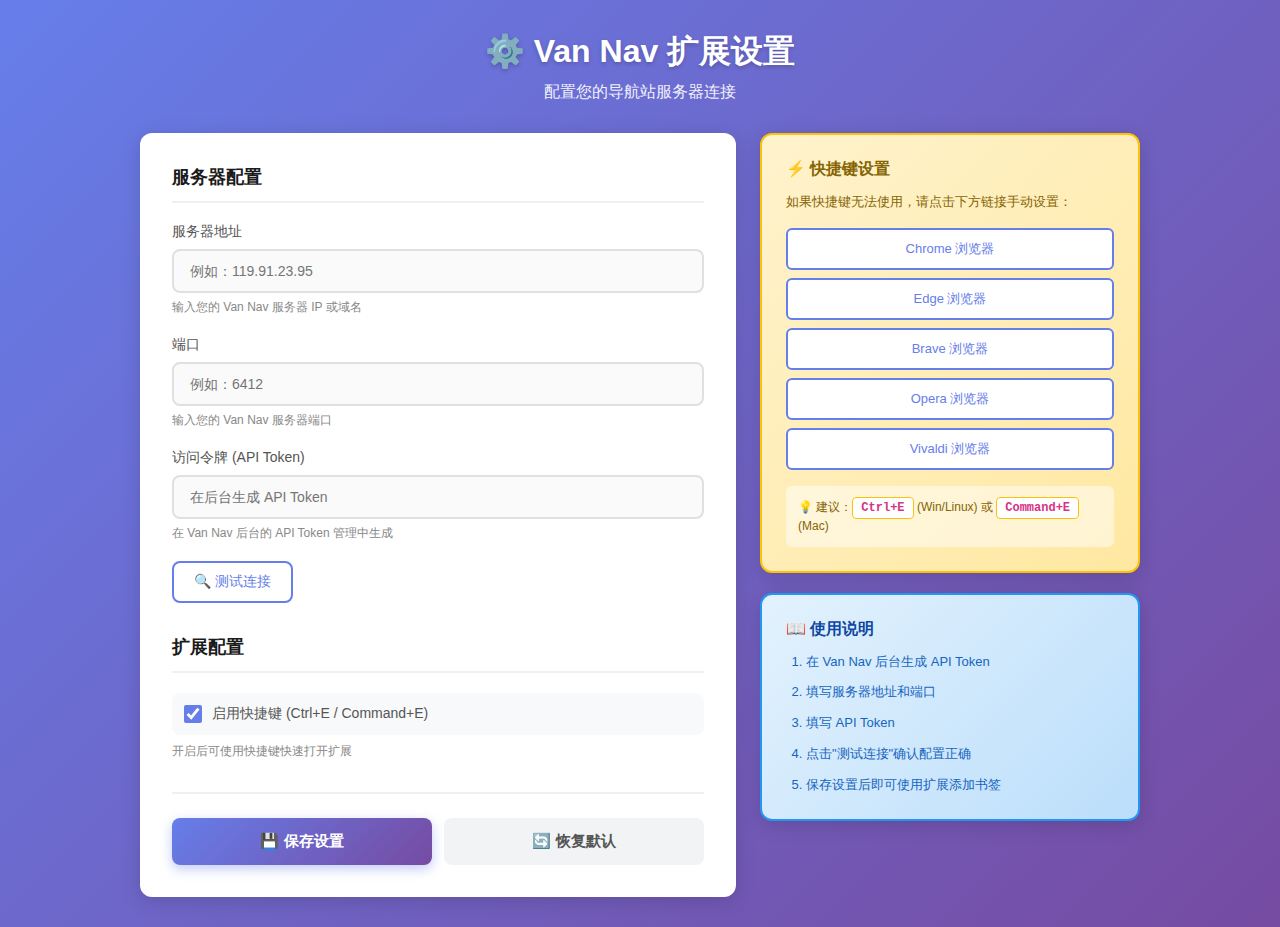
<file: van-nav-extension/options/options.html>
<!DOCTYPE html>
<html>
<head>
  <meta charset="UTF-8">
  <title>Van Nav 扩展设置</title>
  <link rel="stylesheet" href="options.css">
</head>
<body>
  <div class="page-header">
    <h1>⚙️ Van Nav 扩展设置</h1>
    <p class="subtitle">配置您的导航站服务器连接</p>
  </div>
  
  <div class="container">
    <!-- 左侧主表单区域 -->
    <div class="main-content">
      <form id="settingsForm">
        <div class="config-section">
          <h2 class="section-title">服务器配置</h2>
          
          <div class="form-group">
            <label>服务器地址</label>
            <input type="text" id="server" placeholder="例如：119.91.23.95" required>
            <small>输入您的 Van Nav 服务器 IP 或域名</small>
          </div>
          
          <div class="form-group">
            <label>端口</label>
            <input type="text" id="port" placeholder="例如：6412" required>
            <small>输入您的 Van Nav 服务器端口</small>
          </div>
          
          <div class="form-group">
            <label>访问令牌 (API Token)</label>
            <input type="password" id="token" placeholder="在后台生成 API Token">
            <small>在 Van Nav 后台的 API Token 管理中生成</small>
          </div>
          
          <div class="form-group test-group">
            <button type="button" id="testConnection" class="btn-test">🔍 测试连接</button>
            <span id="testResult"></span>
          </div>
        </div>
        
        <div class="config-section">
          <h2 class="section-title">扩展配置</h2>
          
          <div class="form-group shortcut-group">
            <label>
              <input type="checkbox" id="enableShortcut" checked>
              启用快捷键 (Ctrl+E / Command+E)
            </label>
            <small>开启后可使用快捷键快速打开扩展</small>
          </div>
        </div>
        
        <div class="form-actions">
          <button type="submit" class="btn-primary">💾 保存设置</button>
          <button type="button" id="resetBtn" class="btn-secondary">🔄 恢复默认</button>
        </div>
      </form>
      
      <div class="status" id="status"></div>
    </div>
    
    <!-- 右侧信息区域 -->
    <div class="sidebar">
      <!-- 快捷键设置提示 -->
      <div class="info-card shortcut-info">
        <h3 class="card-title">⚡ 快捷键设置</h3>
        <p class="card-desc">如果快捷键无法使用，请点击下方链接手动设置：</p>
        <ul class="browser-links">
          <li><a href="#" data-url="chrome://extensions/shortcuts" class="browser-link">Chrome 浏览器</a></li>
          <li><a href="#" data-url="edge://extensions/shortcuts" class="browser-link">Edge 浏览器</a></li>
          <li><a href="#" data-url="brave://extensions/shortcuts" class="browser-link">Brave 浏览器</a></li>
          <li><a href="#" data-url="opera://extensions/shortcuts" class="browser-link">Opera 浏览器</a></li>
          <li><a href="#" data-url="vivaldi://extensions/shortcuts" class="browser-link">Vivaldi 浏览器</a></li>
        </ul>
        <p class="card-note">💡 建议：<code>Ctrl+E</code> (Win/Linux) 或 <code>Command+E</code> (Mac)</p>
      </div>
      
      <!-- 使用说明 -->
      <div class="info-card help-card">
        <h3 class="card-title">📖 使用说明</h3>
        <ol class="help-steps">
          <li>在 Van Nav 后台生成 API Token</li>
          <li>填写服务器地址和端口</li>
          <li>填写 API Token</li>
          <li>点击"测试连接"确认配置正确</li>
          <li>保存设置后即可使用扩展添加书签</li>
        </ol>
      </div>
    </div>
  </div>
  
  <script src="../utils/storage.js"></script>
  <script src="options.js"></script>
</body>
</html>
</file>
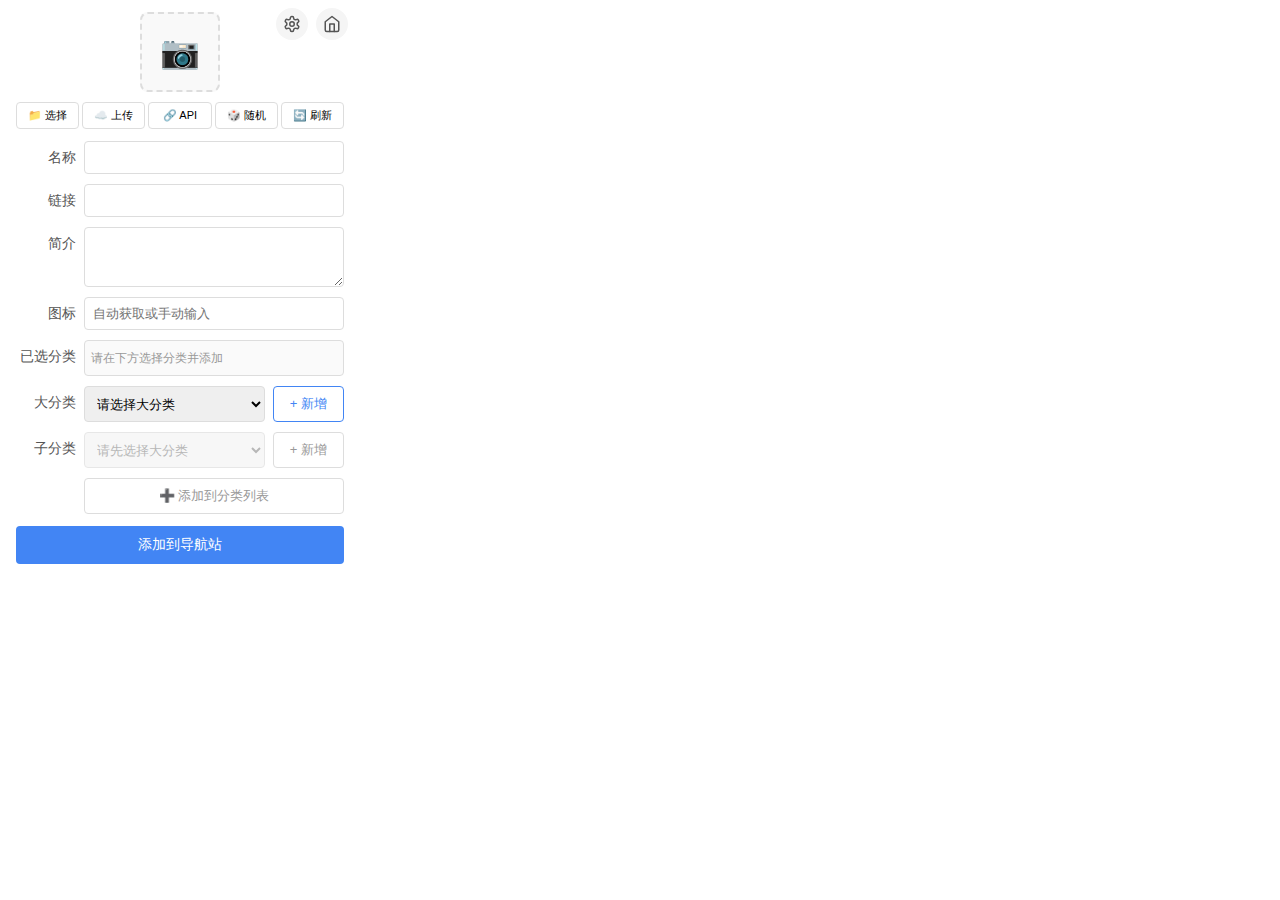
<file: van-nav-extension/popup/popup.html>
<!DOCTYPE html>
<html>
<head>
  <meta charset="UTF-8">
  <link rel="stylesheet" href="popup.css">
</head>
<body>
  <div class="container">
    <!-- 右上角按钮区域 -->
    <div class="header-actions">
      <button type="button" id="settingsBtnHeader" class="icon-btn" title="设置">
        <svg xmlns="http://www.w3.org/2000/svg" width="18" height="18" viewBox="0 0 24 24" fill="none" stroke="currentColor" stroke-width="2" stroke-linecap="round" stroke-linejoin="round">
          <path d="M12.22 2h-.44a2 2 0 0 0-2 2v.18a2 2 0 0 1-1 1.73l-.43.25a2 2 0 0 1-2 0l-.15-.08a2 2 0 0 0-2.73.73l-.22.38a2 2 0 0 0 .73 2.73l.15.1a2 2 0 0 1 1 1.72v.51a2 2 0 0 1-1 1.74l-.15.09a2 2 0 0 0-.73 2.73l.22.38a2 2 0 0 0 2.73.73l.15-.08a2 2 0 0 1 2 0l.43.25a2 2 0 0 1 1 1.73V20a2 2 0 0 0 2 2h.44a2 2 0 0 0 2-2v-.18a2 2 0 0 1 1-1.73l.43-.25a2 2 0 0 1 2 0l.15.08a2 2 0 0 0 2.73-.73l.22-.39a2 2 0 0 0-.73-2.73l-.15-.08a2 2 0 0 1-1-1.74v-.5a2 2 0 0 1 1-1.74l.15-.09a2 2 0 0 0 .73-2.73l-.22-.38a2 2 0 0 0-2.73-.73l-.15.08a2 2 0 0 1-2 0l-.43-.25a2 2 0 0 1-1-1.73V4a2 2 0 0 0-2-2z"></path>
          <circle cx="12" cy="12" r="3"></circle>
        </svg>
      </button>
      <button type="button" id="homeBtn" class="icon-btn" title="导航站后台">
        <svg xmlns="http://www.w3.org/2000/svg" width="18" height="18" viewBox="0 0 24 24" fill="none" stroke="currentColor" stroke-width="2" stroke-linecap="round" stroke-linejoin="round">
          <path d="M3 9l9-7 9 7v11a2 2 0 0 1-2 2H5a2 2 0 0 1-2-2z"></path>
          <polyline points="9 22 9 12 15 12 15 22"></polyline>
        </svg>
      </button>
    </div>
    
    <!-- 图标预览区域 -->
    <div class="icon-section">
      <div class="icon-preview" id="iconPreview">
        <img id="iconImage" style="display: none;">
        <div class="loading" id="iconLoading" style="display: none;">加载中...</div>
        <div class="placeholder" id="iconPlaceholder">📷</div>
      </div>
      
      <!-- 图标操作按钮 -->
      <div class="icon-actions">
        <button id="selectIcon" title="从本地选择图片">📁 选择</button>
        <button id="uploadIcon" title="上传当前显示的图片到服务器">☁️ 上传</button>
        <button id="apiIcon" title="使用API获取网站图标">🔗 API</button>
        <button id="randomIcon" title="随机获取图标">🎲 随机</button>
        <button id="refreshIcon" title="刷新当前图标">🔄 刷新</button>
      </div>
    </div>

    <!-- 书签信息表单 -->
    <form id="bookmarkForm">
      <div class="form-group">
        <label>名称</label>
        <input type="text" id="name" required>
      </div>
      
      <div class="form-group">
        <label>链接</label>
        <input type="url" id="url" required>
      </div>
      
      <div class="form-group">
        <label>简介</label>
        <textarea id="description" rows="2"></textarea>
      </div>
      
      <div class="form-group">
        <label>图标</label>
        <input type="text" id="iconUrl" placeholder="自动获取或手动输入">
      </div>
      
      <!-- 已选分类标签列表 -->
      <div class="form-group">
        <label>已选分类</label>
        <div class="category-tags" id="categoryTags">
          <span class="empty-hint">请在下方选择分类并添加</span>
        </div>
      </div>
      
      <div class="form-group">
        <label>大分类</label>
        <div class="select-with-button">
          <select id="category">
            <option value="">请选择大分类</option>
          </select>
          <button type="button" id="addCategoryBtn" class="btn-add">+ 新增</button>
        </div>
      </div>
      
      <div class="form-group">
        <label>子分类</label>
        <div class="select-with-button">
          <select id="subCategory" disabled>
            <option value="">请先选择大分类</option>
          </select>
          <button type="button" id="addSubCategoryBtn" class="btn-add" disabled>+ 新增</button>
        </div>
      </div>
      
      <!-- 添加分类到列表按钮 -->
      <div class="form-group">
        <label></label>
        <button type="button" id="addCategoryToList" class="btn-add-to-list" disabled>
          ➕ 添加到分类列表
        </button>
      </div>
      
      <div class="form-actions">
        <button type="submit" class="btn-primary">添加到导航站</button>
      </div>
    </form>
    
    <div class="status" id="status"></div>
  </div>
  
  <input type="file" id="fileInput" accept="image/*" style="display: none;">
  <script src="../utils/storage.js"></script>
  <script src="../utils/icon-provider.js"></script>
  <script src="../utils/api.js"></script>
  <script src="popup.js"></script>
</body>
</html>
</file>
<file: van-nav-extension/options/options.css>
* {
  margin: 0;
  padding: 0;
  box-sizing: border-box;
}

body {
  font-family: -apple-system, BlinkMacSystemFont, "Segoe UI", Roboto, "Helvetica Neue", Arial, sans-serif;
  font-size: 14px;
  color: #333;
  background: linear-gradient(135deg, #667eea 0%, #764ba2 100%);
  min-height: 100vh;
  padding: 30px 20px;
}

/* 页面头部 */
.page-header {
  max-width: 1000px;
  margin: 0 auto 30px;
  text-align: center;
  color: white;
}

.page-header h1 {
  font-size: 32px;
  font-weight: 600;
  margin-bottom: 8px;
  text-shadow: 0 2px 4px rgba(0, 0, 0, 0.2);
}

.page-header .subtitle {
  font-size: 16px;
  opacity: 0.9;
  font-weight: 300;
}

/* 主容器 - Grid布局 */
.container {
  max-width: 1000px;
  margin: 0 auto;
  display: grid;
  grid-template-columns: 1fr 380px;
  gap: 24px;
  align-items: start;
}

/* 左侧主内容区 */
.main-content {
  background: white;
  border-radius: 12px;
  box-shadow: 0 4px 20px rgba(0, 0, 0, 0.15);
  padding: 32px;
}

/* 配置区块 */
.config-section {
  margin-bottom: 32px;
}

.config-section:last-of-type {
  margin-bottom: 24px;
}

.section-title {
  font-size: 18px;
  font-weight: 600;
  color: #1a1a1a;
  margin-bottom: 20px;
  padding-bottom: 12px;
  border-bottom: 2px solid #f0f0f0;
}

/* 表单组 */
.form-group {
  margin-bottom: 20px;
}

.form-group label {
  display: block;
  margin-bottom: 8px;
  font-weight: 500;
  color: #555;
  font-size: 14px;
}

.form-group input[type="text"],
.form-group input[type="password"] {
  width: 100%;
  padding: 12px 16px;
  border: 2px solid #e0e0e0;
  border-radius: 8px;
  font-size: 14px;
  transition: all 0.3s;
  background: #fafafa;
}

.form-group input[type="text"]:focus,
.form-group input[type="password"]:focus {
  outline: none;
  border-color: #667eea;
  background: white;
  box-shadow: 0 0 0 3px rgba(102, 126, 234, 0.1);
}

.form-group small {
  display: block;
  margin-top: 6px;
  color: #888;
  font-size: 12px;
  line-height: 1.4;
}

/* 快捷键复选框组 */
.shortcut-group label {
  display: flex;
  align-items: center;
  cursor: pointer;
  font-weight: 500;
  color: #555;
  padding: 12px;
  background: #f8f9fa;
  border-radius: 8px;
  transition: background 0.2s;
}

.shortcut-group label:hover {
  background: #e9ecef;
}

.shortcut-group input[type="checkbox"] {
  width: 18px;
  height: 18px;
  margin-right: 10px;
  cursor: pointer;
  accent-color: #667eea;
}

/* 测试连接组 */
.test-group {
  display: flex;
  align-items: center;
  gap: 12px;
}

.btn-test {
  padding: 10px 20px;
  border: 2px solid #667eea;
  border-radius: 8px;
  background: white;
  color: #667eea;
  font-size: 14px;
  font-weight: 500;
  cursor: pointer;
  transition: all 0.3s;
}

.btn-test:hover {
  background: #667eea;
  color: white;
  transform: translateY(-1px);
  box-shadow: 0 4px 12px rgba(102, 126, 234, 0.3);
}

#testResult {
  font-weight: 500;
  font-size: 14px;
}

/* 按钮样式 */
.form-actions {
  display: flex;
  gap: 12px;
  margin-top: 24px;
  padding-top: 24px;
  border-top: 2px solid #f0f0f0;
}

.btn-primary,
.btn-secondary {
  flex: 1;
  padding: 14px 24px;
  border: none;
  border-radius: 8px;
  cursor: pointer;
  font-size: 15px;
  font-weight: 600;
  transition: all 0.3s;
}

.btn-primary {
  background: linear-gradient(135deg, #667eea 0%, #764ba2 100%);
  color: white;
  box-shadow: 0 4px 12px rgba(102, 126, 234, 0.4);
}

.btn-primary:hover {
  transform: translateY(-2px);
  box-shadow: 0 6px 20px rgba(102, 126, 234, 0.5);
}

.btn-secondary {
  background: #f1f3f4;
  color: #555;
}

.btn-secondary:hover {
  background: #e8eaed;
  transform: translateY(-1px);
}

/* 状态提示 */
.status {
  margin-top: 20px;
  padding: 12px 16px;
  border-radius: 8px;
  text-align: center;
  font-size: 14px;
  font-weight: 500;
  display: none;
}

.status.success {
  background: #d4edda;
  color: #155724;
  border: 1px solid #c3e6cb;
  display: block;
}

.status.error {
  background: #f8d7da;
  color: #721c24;
  border: 1px solid #f5c6cb;
  display: block;
}

/* 右侧侧边栏 */
.sidebar {
  display: flex;
  flex-direction: column;
  gap: 20px;
}

/* 信息卡片 */
.info-card {
  background: white;
  border-radius: 12px;
  padding: 24px;
  box-shadow: 0 4px 20px rgba(0, 0, 0, 0.15);
}

.card-title {
  font-size: 16px;
  font-weight: 600;
  color: #1a1a1a;
  margin-bottom: 12px;
  display: flex;
  align-items: center;
  gap: 6px;
}

.card-desc {
  color: #666;
  margin-bottom: 16px;
  font-size: 13px;
  line-height: 1.5;
}

/* 快捷键卡片 */
.shortcut-info {
  background: linear-gradient(135deg, #fff3cd 0%, #ffe8a1 100%);
  border: 2px solid #ffc107;
}

.shortcut-info .card-title {
  color: #856404;
}

.shortcut-info .card-desc {
  color: #856404;
}

.browser-links {
  list-style: none;
  margin: 0 0 16px 0;
  padding: 0;
  display: flex;
  flex-direction: column;
  gap: 8px;
}

.browser-link {
  display: block;
  padding: 10px 16px;
  background: white;
  color: #667eea;
  text-decoration: none;
  border-radius: 6px;
  font-size: 13px;
  font-weight: 500;
  transition: all 0.2s;
  border: 2px solid #667eea;
  text-align: center;
}

.browser-link:hover {
  background: #667eea;
  color: white;
  transform: translateX(4px);
  box-shadow: 0 2px 8px rgba(102, 126, 234, 0.3);
}

.card-note {
  color: #856404;
  font-size: 12px;
  margin: 0;
  padding: 12px;
  background: rgba(255, 255, 255, 0.5);
  border-radius: 6px;
  line-height: 1.5;
}

.card-note code {
  background: #fff;
  padding: 3px 8px;
  border-radius: 4px;
  color: #d63384;
  font-family: 'Courier New', monospace;
  font-size: 12px;
  font-weight: 600;
  border: 1px solid #ffc107;
}

/* 帮助卡片 */
.help-card {
  background: linear-gradient(135deg, #e3f2fd 0%, #bbdefb 100%);
  border: 2px solid #2196f3;
}

.help-card .card-title {
  color: #0d47a1;
}

.help-steps {
  margin: 0;
  padding-left: 20px;
  color: #1565c0;
}

.help-steps li {
  margin-bottom: 10px;
  line-height: 1.6;
  font-size: 13px;
}

.help-steps li:last-child {
  margin-bottom: 0;
}

/* 响应式布局 */
@media (max-width: 900px) {
  .container {
    grid-template-columns: 1fr;
  }
  
  .sidebar {
    order: -1;
  }
}

@media (max-width: 600px) {
  body {
    padding: 20px 10px;
  }
  
  .page-header h1 {
    font-size: 24px;
  }
  
  .page-header .subtitle {
    font-size: 14px;
  }
  
  .main-content {
    padding: 20px;
  }
  
  .info-card {
    padding: 16px;
  }
  
  .form-actions {
    flex-direction: column;
  }
  
  .btn-primary,
  .btn-secondary {
    width: 100%;
  }
}
</file>
<file: van-nav-extension/popup/popup.css>
* {
  margin: 0;
  padding: 0;
  box-sizing: border-box;
}

body {
  width: 360px;
  font-family: -apple-system, BlinkMacSystemFont, "Segoe UI", Roboto, sans-serif;
  font-size: 14px;
  color: #333;
}

.container {
  padding: 12px 16px;
  position: relative;
}

/* 右上角按钮区域 */
.header-actions {
  position: absolute;
  top: 8px;
  right: 12px;
  display: flex;
  gap: 8px;
  z-index: 10;
}

.icon-btn {
  width: 32px;
  height: 32px;
  border: none;
  border-radius: 50%;
  background: #f5f5f5;
  color: #555;
  cursor: pointer;
  display: flex;
  align-items: center;
  justify-content: center;
  transition: all 0.2s;
  padding: 0;
}

.icon-btn:hover {
  background: #e0e0e0;
  color: #333;
  transform: scale(1.05);
}

.icon-btn:active {
  transform: scale(0.95);
}

.icon-btn svg {
  width: 18px;
  height: 18px;
}

/* 图标区域 */
.icon-section {
  margin-bottom: 12px;
  text-align: center;
}

.icon-preview {
  width: 80px;
  height: 80px;
  margin: 0 auto 10px;
  border: 2px dashed #ddd;
  border-radius: 8px;
  display: flex;
  align-items: center;
  justify-content: center;
  background: #f9f9f9;
}

.icon-preview img {
  max-width: 100%;
  max-height: 100%;
  border-radius: 6px;
}

.placeholder {
  font-size: 32px;
  color: #999;
}

.loading {
  color: #666;
}

.icon-actions {
  display: flex;
  gap: 3px;
  justify-content: space-between;
  flex-wrap: nowrap;
}

.icon-actions button {
  flex: 1;
  min-width: 0;
  padding: 5px 4px;
  border: 1px solid #ddd;
  border-radius: 4px;
  background: white;
  cursor: pointer;
  font-size: 11px;
  transition: all 0.2s;
  white-space: nowrap;
  overflow: hidden;
  text-overflow: ellipsis;
}

.icon-actions button:hover {
  background: #f0f0f0;
  border-color: #999;
}

.icon-actions button:disabled {
  opacity: 0.5;
  cursor: not-allowed;
}

/* 表单样式 */
.form-group {
  display: flex;
  align-items: flex-start;
  gap: 8px;
  margin-bottom: 10px;
}

.form-group label {
  min-width: 60px;
  width: 60px;
  text-align: right;
  padding-top: 8px;
  margin-bottom: 0;
  font-weight: 500;
  color: #555;
  flex-shrink: 0;
}

.form-group input,
.form-group textarea,
.form-group select {
  flex: 1;
  padding: 8px;
  border: 1px solid #ddd;
  border-radius: 4px;
  font-size: 13px;
}

.form-group input:focus,
.form-group textarea:focus,
.form-group select:focus {
  outline: none;
  border-color: #4285f4;
}

/* 选择框+按钮容器 */
.select-with-button {
  display: flex;
  flex: 1;
  gap: 8px;
}

.select-with-button select {
  flex: 1;
  padding: 8px;
  border: 1px solid #ddd;
  border-radius: 4px;
  font-size: 13px;
}

.select-with-button select:focus {
  outline: none;
  border-color: #4285f4;
}

.select-with-button select:disabled {
  background: #f5f5f5;
  color: #999;
  cursor: not-allowed;
}

.btn-add {
  padding: 8px 16px;
  border: 1px solid #4285f4;
  border-radius: 4px;
  background: white;
  color: #4285f4;
  font-size: 13px;
  font-weight: 500;
  cursor: pointer;
  white-space: nowrap;
  transition: all 0.2s;
}

.btn-add:hover:not(:disabled) {
  background: #4285f4;
  color: white;
}

.btn-add:disabled {
  border-color: #ddd;
  color: #999;
  cursor: not-allowed;
}

/* 分类标签列表 */
.category-tags {
  flex: 1;
  min-height: 36px;
  padding: 6px;
  border: 1px solid #ddd;
  border-radius: 4px;
  background: #fafafa;
  display: flex;
  flex-wrap: wrap;
  gap: 6px;
  align-items: center;
}

.category-tag {
  display: inline-flex;
  align-items: center;
  gap: 4px;
  padding: 4px 8px;
  background: #1890ff;
  color: white;
  border-radius: 3px;
  font-size: 12px;
  line-height: 1.4;
}

.category-tag .remove {
  cursor: pointer;
  font-weight: bold;
  font-size: 14px;
  padding-left: 2px;
}

.category-tag .remove:hover {
  color: #ffdddd;
}

.empty-hint {
  color: #999;
  font-size: 12px;
}

.btn-add-to-list {
  width: 100%;
  padding: 8px;
  border: 1px solid #52c41a;
  border-radius: 4px;
  background: white;
  color: #52c41a;
  font-size: 13px;
  font-weight: 500;
  cursor: pointer;
  transition: all 0.2s;
}

.btn-add-to-list:hover:not(:disabled) {
  background: #52c41a;
  color: white;
}

.btn-add-to-list:disabled {
  border-color: #ddd;
  color: #999;
  cursor: not-allowed;
}

.form-group textarea {
  resize: vertical;
  font-family: inherit;
  min-height: 60px;
}

/* 按钮样式 */
.form-actions {
  display: flex;
  gap: 8px;
  margin-top: 12px;
}

.btn-primary {
  flex: 1;
  padding: 10px;
  border: none;
  border-radius: 4px;
  cursor: pointer;
  font-size: 14px;
  font-weight: 500;
  transition: all 0.2s;
  background: #4285f4;
  color: white;
}

.btn-primary:hover {
  background: #3367d6;
}

/* 状态提示 */
.status {
  margin-top: 10px;
  padding: 8px;
  border-radius: 4px;
  text-align: center;
  font-size: 13px;
  display: none;
}

.status.success {
  background: #d4edda;
  color: #155724;
  display: block;
}

.status.error {
  background: #f8d7da;
  color: #721c24;
  display: block;
}

.status.loading {
  background: #d1ecf1;
  color: #0c5460;
  display: block;
}
</file>
